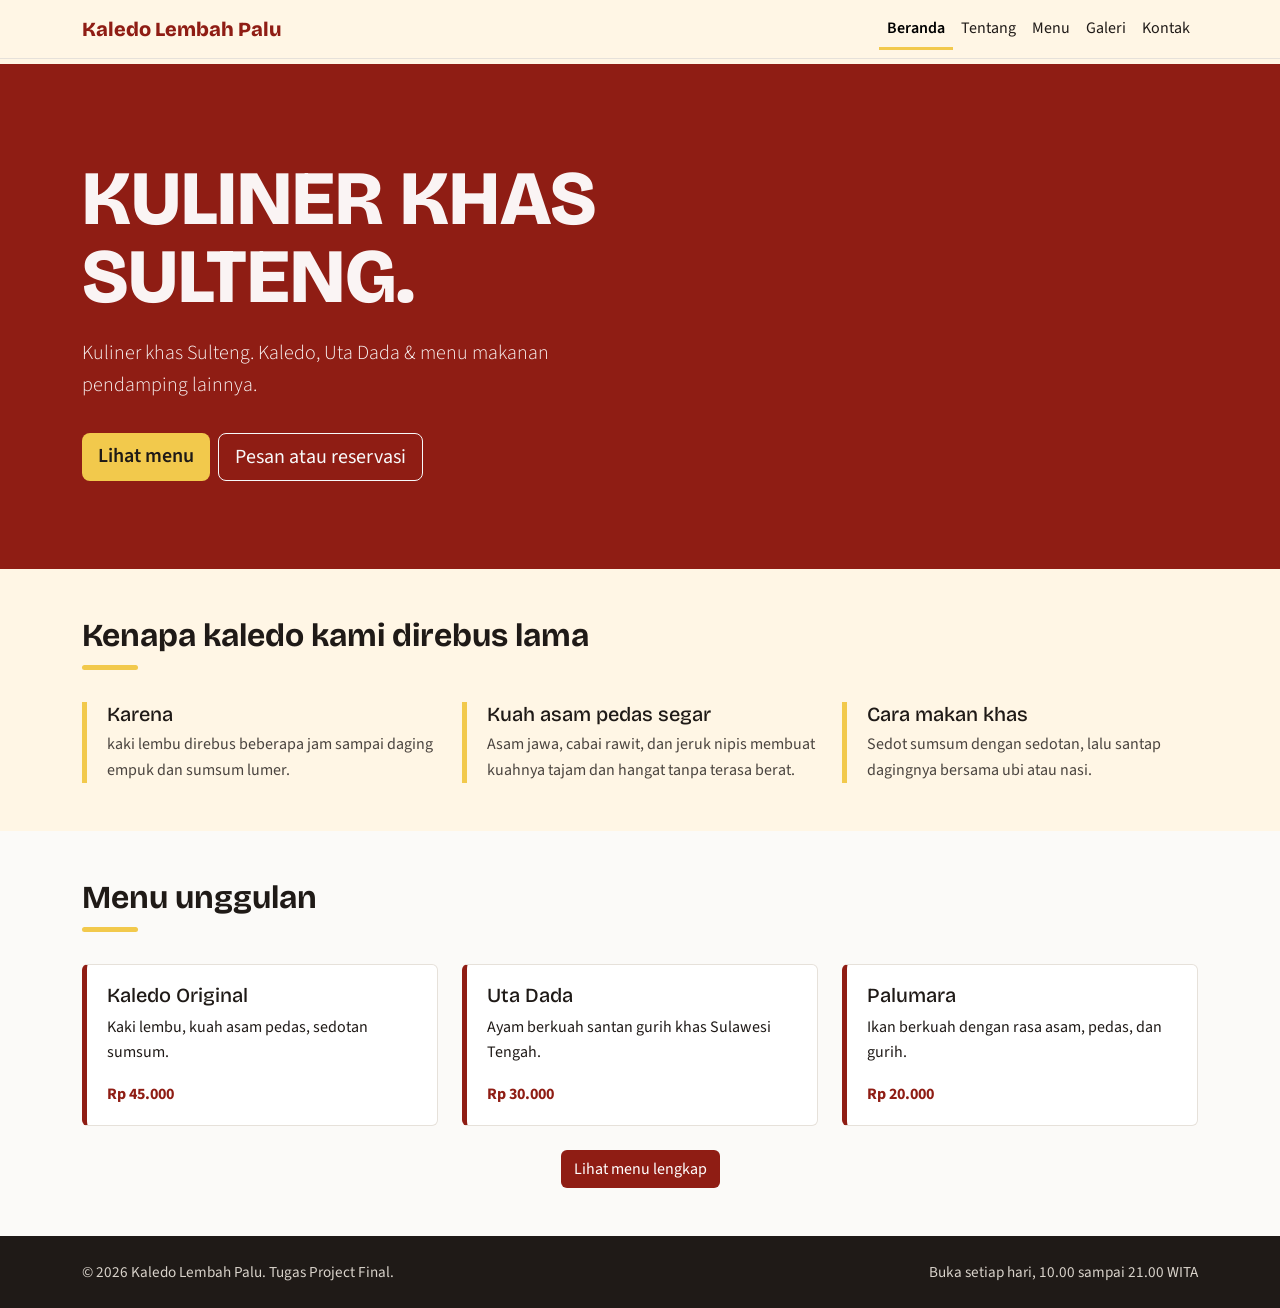
<file: index.html>
<!DOCTYPE html>
<html lang="id">
<head>
  <meta charset="UTF-8">
  <meta name="viewport" content="width=device-width, initial-scale=1">
  <title>Beranda | Kaledo Lembah Palu</title>
  <link href="https://cdn.jsdelivr.net/npm/bootstrap@5.3.3/dist/css/bootstrap.min.css" rel="stylesheet">
  <link href="https://fonts.googleapis.com/css2?family=Bricolage+Grotesque:wght@500;700;800&family=Source+Sans+3:wght@400;600&display=swap" rel="stylesheet">
  <link href="css/style.css" rel="stylesheet">
</head>
<body>

  <!-- Navbar -->
  <nav class="navbar navbar-expand-md fixed-top" id="nav">
    <div class="container">
      <a class="navbar-brand" href="index.html">Kaledo Lembah Palu</a>
      <button class="navbar-toggler" type="button" data-bs-toggle="collapse" data-bs-target="#menuNav" aria-label="Buka menu">
        <span class="navbar-toggler-icon"></span>
      </button>
      <div class="collapse navbar-collapse" id="menuNav">
        <ul class="navbar-nav ms-auto">
          <li class="nav-item"><a class="nav-link active" href="index.html">Beranda</a></li>
          <li class="nav-item"><a class="nav-link" href="tentang.html">Tentang</a></li>
          <li class="nav-item"><a class="nav-link" href="menu.html">Menu</a></li>
          <li class="nav-item"><a class="nav-link" href="galeri.html">Galeri</a></li>
          <li class="nav-item"><a class="nav-link" href="kontak.html">Kontak</a></li>
        </ul>
      </div>
    </div>
  </nav>

  <main>

    <!-- Hero -->
    <section class="hero">
      <div class="container">
        <h1>KULINER KHAS SULTENG.</h1>
        <p class="lead">Kuliner khas Sulteng. Kaledo, Uta Dada &amp; menu makanan pendamping lainnya.</p>
        <div class="d-flex flex-wrap gap-2">
          <a class="btn btn-marrow btn-lg" href="menu.html">Lihat menu</a>
          <a class="btn btn-outline-light btn-lg" href="kontak.html">Pesan atau reservasi</a>
        </div>
      </div>
    </section>

    <!-- Kenapa kaledo kami -->
    <section class="py-5">
      <div class="container">
        <h2 class="judul-bagian">Kenapa kaledo kami direbus lama</h2>
        <div class="row g-4">

          <div class="col-md-4">
            <div class="fitur">
              <h3 class="h5">Karena</h3>
              <p>kaki lembu direbus beberapa jam sampai daging empuk dan sumsum lumer.</p>
            </div>
          </div>

          <div class="col-md-4">
            <div class="fitur">
              <h3 class="h5">Kuah asam pedas segar</h3>
              <p>Asam jawa, cabai rawit, dan jeruk nipis membuat kuahnya tajam dan hangat tanpa terasa berat.</p>
            </div>
          </div>

          <div class="col-md-4">
            <div class="fitur">
              <h3 class="h5">Cara makan khas</h3>
              <p>Sedot sumsum dengan sedotan, lalu santap dagingnya bersama ubi atau nasi.</p>
            </div>
          </div>

        </div>
      </div>
    </section>

    <!-- Menu unggulan -->
    <section class="py-5 band">
      <div class="container">
        <h2 class="judul-bagian">Menu unggulan</h2>
        <div class="row g-4">

          <div class="col-md-4">
            <div class="dish h-100">
              <h3 class="h5">Kaledo Original</h3>
              <p>Kaki lembu, kuah asam pedas, sedotan sumsum.</p>
              <strong>Rp 45.000</strong>
            </div>
          </div>

          <div class="col-md-4">
            <div class="dish h-100">
              <h3 class="h5">Uta Dada</h3>
              <p>Ayam berkuah santan gurih khas Sulawesi Tengah.</p>
              <strong>Rp 30.000</strong>
            </div>
          </div>

          <div class="col-md-4">
            <div class="dish h-100">
              <h3 class="h5">Palumara</h3>
              <p>Ikan berkuah dengan rasa asam, pedas, dan gurih.</p>
              <strong>Rp 20.000</strong>
            </div>
          </div>

        </div>
        <div class="text-center mt-4">
          <a class="btn btn-brand" href="menu.html">Lihat menu lengkap</a>
        </div>
      </div>
    </section>

  </main>

  <!-- Footer -->
  <footer class="site-footer">
    <div class="container d-flex flex-column flex-md-row justify-content-between gap-2">
      <span>&copy; <span id="year"></span> Kaledo Lembah Palu. Tugas Project Final.</span>
      <span>Buka setiap hari, 10.00 sampai 21.00 WITA</span>
    </div>
  </footer>

  <script src="https://cdn.jsdelivr.net/npm/bootstrap@5.3.3/dist/js/bootstrap.bundle.min.js"></script>
  <script src="js/script.js"></script>
</body>
</html>
</file>
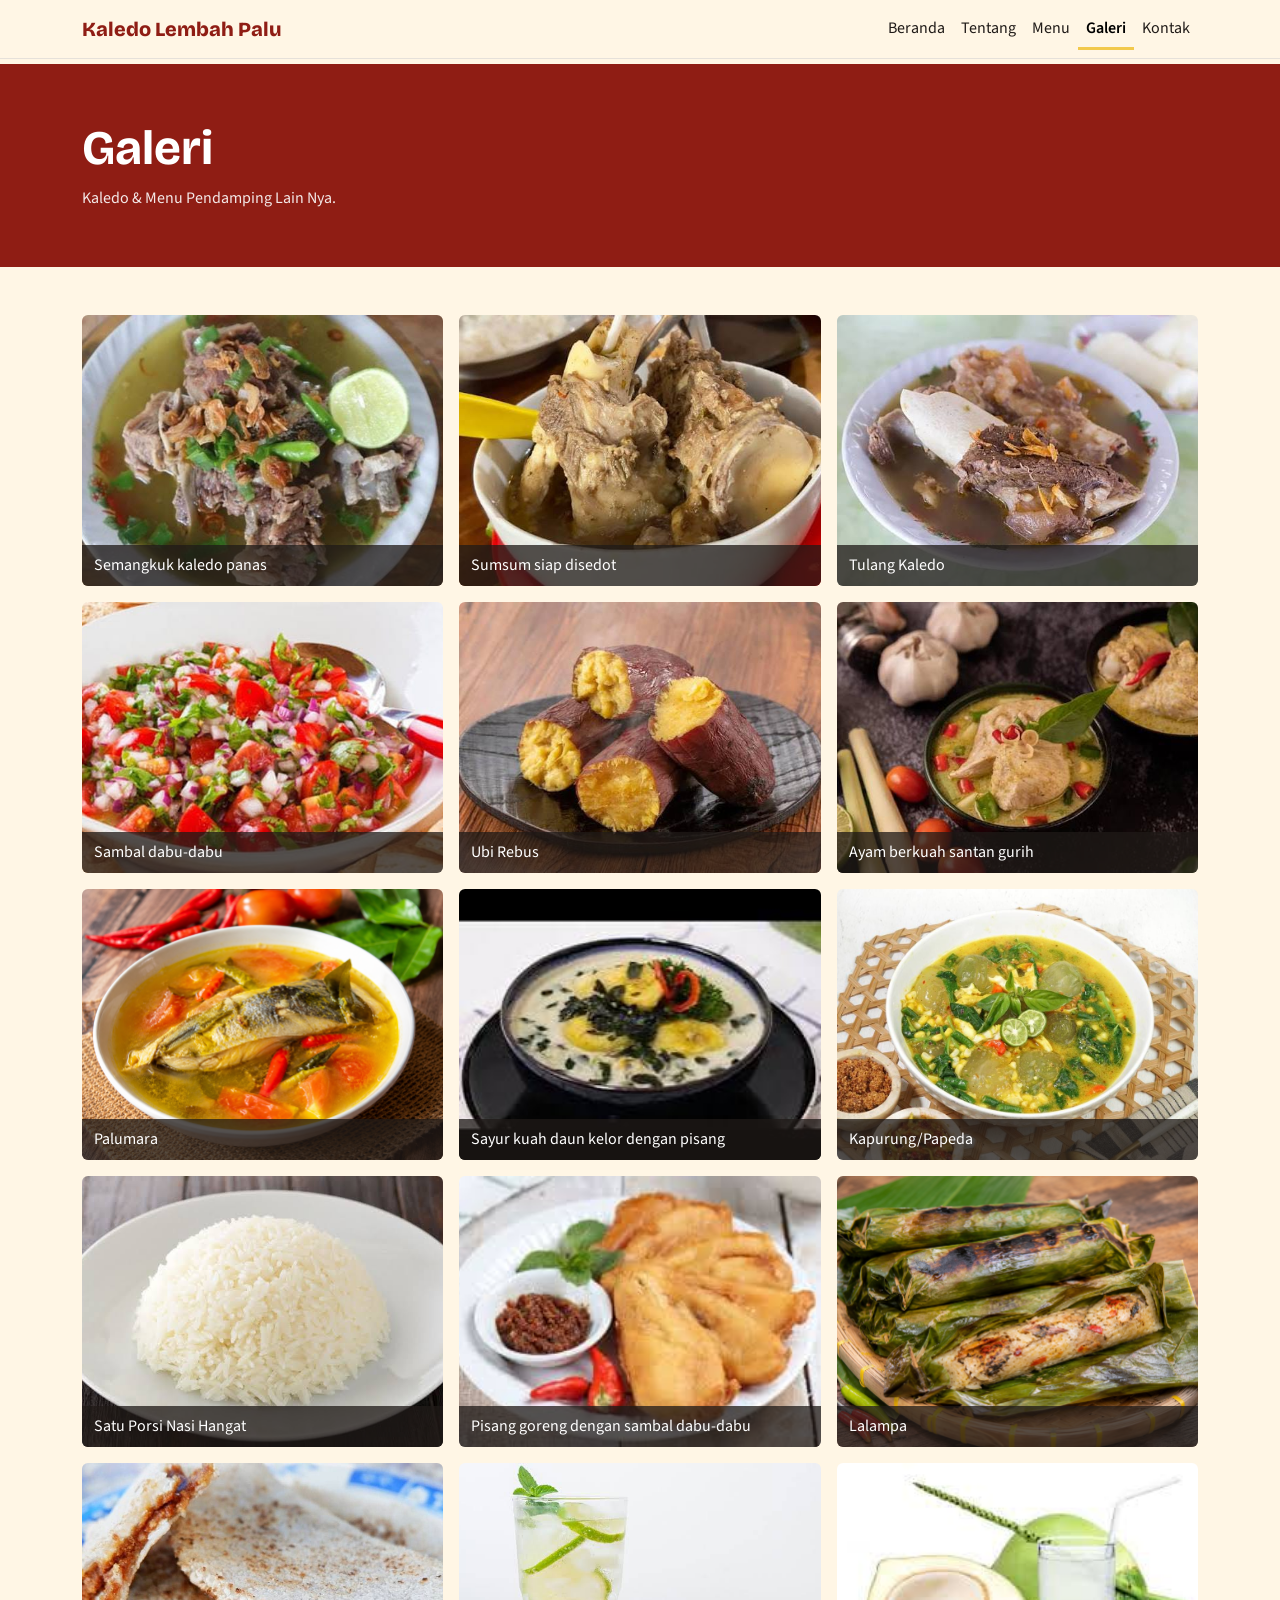
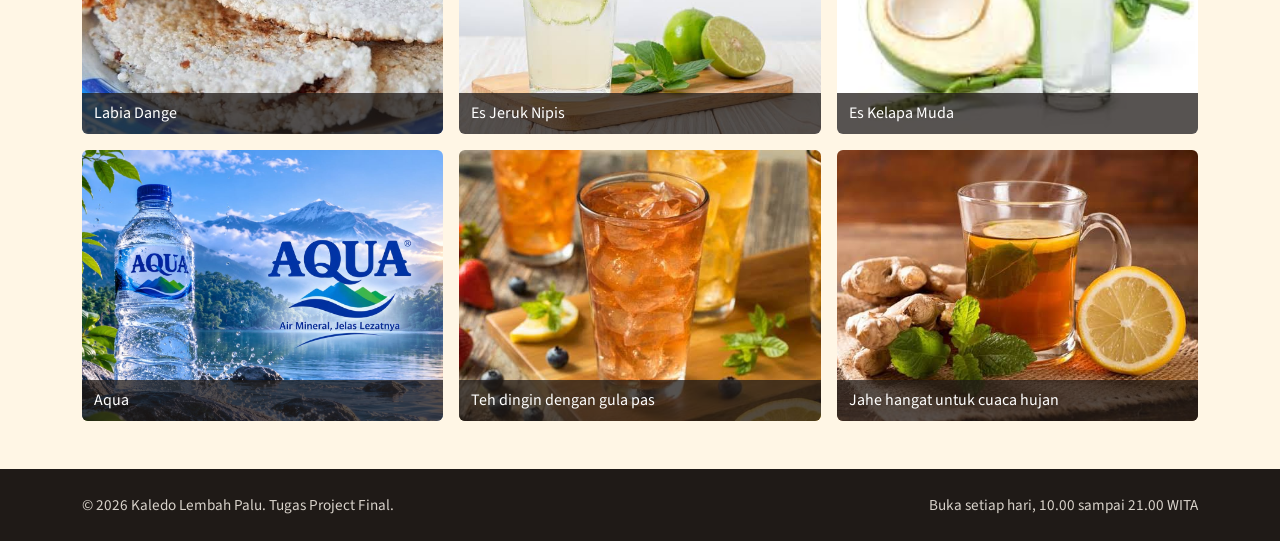
<file: galeri.html>
<!DOCTYPE html>
<html lang="id">
<head>
  <meta charset="UTF-8">
  <meta name="viewport" content="width=device-width, initial-scale=1">
  <title>Galeri | Kaledo Lembah Palu</title>
  <link href="https://cdn.jsdelivr.net/npm/bootstrap@5.3.3/dist/css/bootstrap.min.css" rel="stylesheet">
  <link href="https://fonts.googleapis.com/css2?family=Bricolage+Grotesque:wght@500;700;800&family=Source+Sans+3:wght@400;600&display=swap" rel="stylesheet">
  <link href="css/style.css" rel="stylesheet">
</head>
<body>

  <!-- Navbar (sama seperti index.html) -->
  <nav class="navbar navbar-expand-md fixed-top" id="nav">
    <div class="container">
      <a class="navbar-brand" href="index.html">Kaledo Lembah Palu</a>
      <button class="navbar-toggler" type="button" data-bs-toggle="collapse" data-bs-target="#menuNav" aria-label="Buka menu">
        <span class="navbar-toggler-icon"></span>
      </button>
      <div class="collapse navbar-collapse" id="menuNav">
        <ul class="navbar-nav ms-auto">
          <li class="nav-item"><a class="nav-link" href="index.html">Beranda</a></li>
          <li class="nav-item"><a class="nav-link" href="tentang.html">Tentang</a></li>
          <li class="nav-item"><a class="nav-link" href="menu.html">Menu</a></li>
          <li class="nav-item"><a class="nav-link active" href="galeri.html">Galeri</a></li>
          <li class="nav-item"><a class="nav-link" href="kontak.html">Kontak</a></li>
        </ul>
      </div>
    </div>
  </nav>

  <main>

    <!-- Judul halaman -->
    <header class="page-head">
      <div class="container">
        <h1>Galeri</h1>
        <p>Kaledo &amp; Menu Pendamping Lain Nya.</p>
      </div>
    </header>

    <!-- Foto-foto galeri -->
    <section class="py-5">
      <div class="container">
        <div class="row g-3">


          <div class="col-6 col-md-4">
    <button type="button" class="tile" data-bs-toggle="modal" data-bs-target="#foto">
      <img src="img/kaledo.jpeg" alt="Semangkuk kaledo panas">
      <span>Semangkuk kaledo panas</span>
      </button>
    </div>

<div class="col-6 col-md-4">
  <button type="button" class="tile" data-bs-toggle="modal" data-bs-target="#foto">
    <img src="img/tulang sumsum.jpeg" alt="Sumsum siap disedot">
    <span>Sumsum siap disedot</span>
  </button>
</div>

<div class="col-6 col-md-4">
  <button type="button" class="tile" data-bs-toggle="modal" data-bs-target="#foto">
    <img src="img/tulang kaledo.jpeg" alt="Tulang Kaledo">
    <span>Tulang Kaledo</span>
  </button>
</div>

<div class="col-6 col-md-4">
  <button type="button" class="tile" data-bs-toggle="modal" data-bs-target="#foto">
    <img src="img/dabu dabu mentah.jpeg" alt="Sambal dabu-dabu">
    <span>Sambal dabu-dabu</span>
  </button>
</div>

<div class="col-6 col-md-4">
  <button type="button" class="tile" data-bs-toggle="modal" data-bs-target="#foto">
    <img src="img/ubi rebus.jpeg" alt="Ubi Rebus">
    <span>Ubi Rebus</span>
  </button>
</div>

<div class="col-6 col-md-4">
  <button type="button" class="tile" data-bs-toggle="modal" data-bs-target="#foto">
    <img src="img/uta dada.jpeg" alt="Ayam berkuah santan gurih">
    <span>Ayam berkuah santan gurih</span>
  </button>
</div>

<div class="col-6 col-md-4">
  <button type="button" class="tile" data-bs-toggle="modal" data-bs-target="#foto">
    <img src="img/palumara.png" alt="palumara">
    <span>Palumara</span>
  </button>
</div>

<div class="col-6 col-md-4">
  <button type="button" class="tile" data-bs-toggle="modal" data-bs-target="#foto">
    <img src="img/sayur dgn pisang.jpeg" alt="Uta Kelo">
    <span>Sayur kuah daun kelor dengan pisang</span>
  </button>
</div>

<div class="col-6 col-md-4">
  <button type="button" class="tile" data-bs-toggle="modal" data-bs-target="#foto">
    <img src="img/kapurung.jpeg" alt="Kapurung">
    <span>Kapurung/Papeda</span>
  </button>
</div>

<div class="col-6 col-md-4">
  <button type="button" class="tile" data-bs-toggle="modal" data-bs-target="#foto">
    <img src="img/nasi putih.jpeg" alt="Nasi putih">
    <span>Satu Porsi Nasi Hangat</span>
  </button>
</div>

<div class="col-6 col-md-4">
  <button type="button" class="tile" data-bs-toggle="modal" data-bs-target="#foto">
    <img src="img/pisang goreng sambal.jpeg" alt="Pisang Goreng">
    <span>Pisang goreng dengan sambal dabu-dabu</span>
  </button>
</div>

<div class="col-6 col-md-4">
  <button type="button" class="tile" data-bs-toggle="modal" data-bs-target="#foto">
    <img src="img/lalampa.png" alt="Lalampa">
    <span>Lalampa</span>
  </button>
</div>

<div class="col-6 col-md-4">
  <button type="button" class="tile" data-bs-toggle="modal" data-bs-target="#foto">
    <img src="img/labia dange.jpeg" alt="Labia Dange">
    <span>Labia Dange</span>
  </button>
</div>

<div class="col-6 col-md-4">
  <button type="button" class="tile" data-bs-toggle="modal" data-bs-target="#foto">
    <img src="img/es jeruk nipis.jpeg" alt="Es Jeruk Nipis">
    <span> Es Jeruk Nipis</span>
  </button>
</div>

<div class="col-6 col-md-4">
  <button type="button" class="tile" data-bs-toggle="modal" data-bs-target="#foto">
    <img src="img/es kelapa muda.jpeg" alt="Es Kelapa Muda">
    <span>Es Kelapa Muda</span>
  </button>
</div>

<div class="col-6 col-md-4">
  <button type="button" class="tile" data-bs-toggle="modal" data-bs-target="#foto">
    <img src="img/aqua.jpeg" alt="Aqua">
    <span>Aqua</span>
  </button> 
</div>


<div class="col-6 col-md-4">
  <button type="button" class="tile" data-bs-toggle="modal" data-bs-target="#foto">
    <img src="img/es teh manis.jpeg" alt="Es Teh Manis">
    <span>Teh dingin dengan gula pas</span>
  </button>
</div>

<div class="col-6 col-md-4">
  <button type="button" class="tile" data-bs-toggle="modal" data-bs-target="#foto">
    <img src="img/wedang jahe.jpeg" alt="Wedang Jahe">
    <span>Jahe hangat untuk cuaca hujan</span>
  </button>
</div>
        </div>
      </div>
    </section>

    <!-- Jendela pop-up untuk foto besar -->
    <div class="modal fade" id="foto" tabindex="-1" aria-labelledby="fotoJudul" aria-hidden="true">
      <div class="modal-dialog modal-dialog-centered modal-lg">
        <div class="modal-content">
          <div class="modal-header">
            <h2 class="modal-title h5" id="fotoJudul"></h2>
            <button type="button" class="btn-close" data-bs-dismiss="modal" aria-label="Tutup"></button>
          </div>
          <div class="modal-body">
            <img id="fotoBesar" class="img-fluid w-100" alt="">
          </div>
        </div>
      </div>
    </div>

  </main>

  <!-- Footer (sama seperti index.html) -->
  <footer class="site-footer">
    <div class="container d-flex flex-column flex-md-row justify-content-between gap-2">
      <span>&copy; <span id="year"></span> Kaledo Lembah Palu. Tugas Project Final.</span>
      <span>Buka setiap hari, 10.00 sampai 21.00 WITA</span>
    </div>
  </footer>

  <script src="https://cdn.jsdelivr.net/npm/bootstrap@5.3.3/dist/js/bootstrap.bundle.min.js"></script>
  <script src="js/script.js"></script>
</body>
</html>
</file>
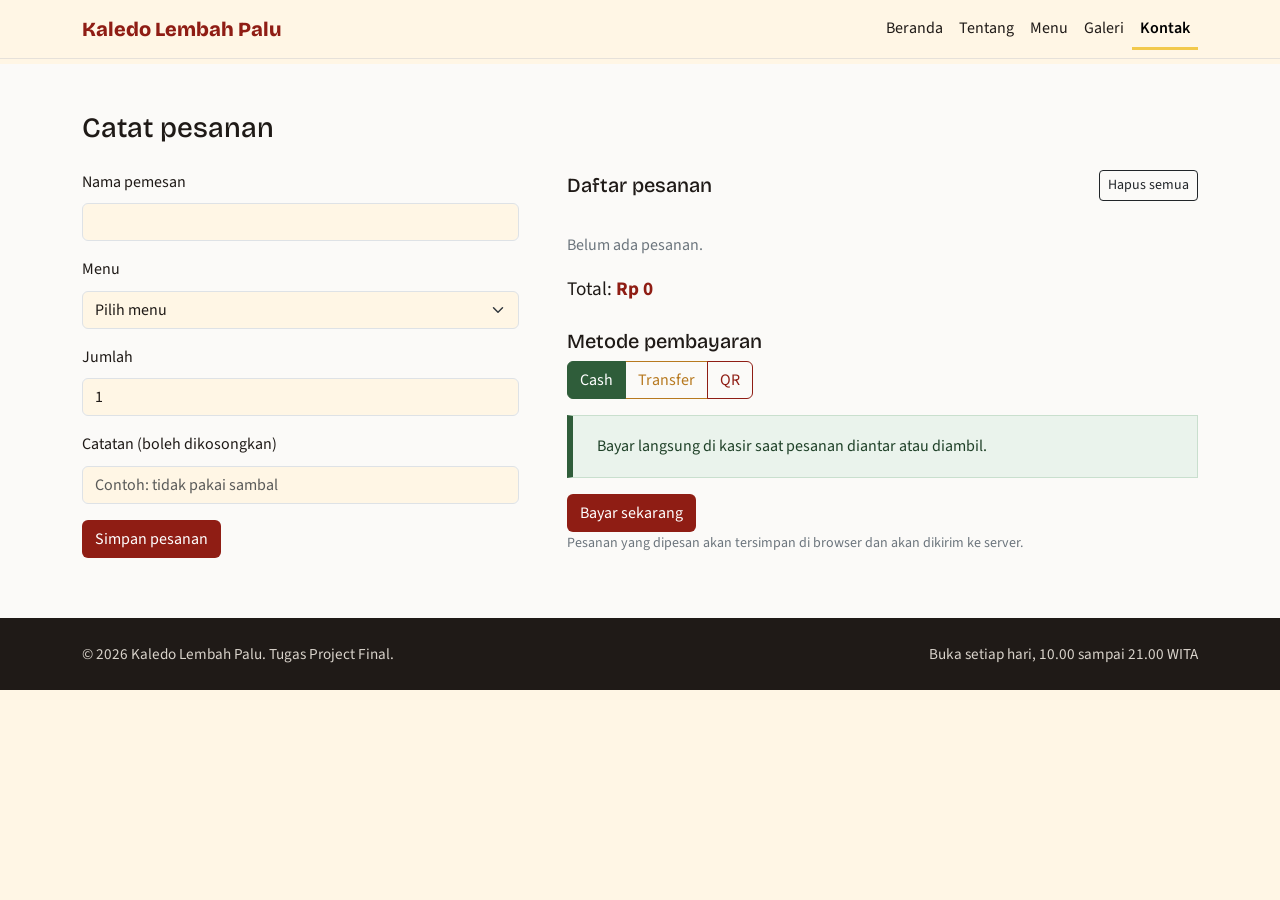
<file: kontak.html>
<!DOCTYPE html>
<html lang="id">
<head>
<meta charset="UTF-8">
<meta name="viewport" content="width=device-width, initial-scale=1">
<title>Kontak | Kaledo Lembah Palu</title>
<meta name="description" content="Kaledo Lembah Palu: kaledo khas Sulawesi Tengah, sup kaki lembu berkuah asam pedas dengan sumsum yang disedot.">
<link href="https://cdn.jsdelivr.net/npm/bootstrap@5.3.3/dist/css/bootstrap.min.css" rel="stylesheet">
<link href="https://fonts.googleapis.com/css2?family=Bricolage+Grotesque:wght@500;700;800&family=Source+Sans+3:wght@400;600&display=swap" rel="stylesheet">
<link href="css/style.css" rel="stylesheet">
</head>
<body>
<nav class="navbar navbar-expand-md fixed-top" id="nav">
<div class="container">
<a class="navbar-brand" href="index.html">Kaledo Lembah Palu</a>
<button class="navbar-toggler" type="button" data-bs-toggle="collapse" data-bs-target="#menuNav" aria-controls="menuNav" aria-expanded="false" aria-label="Buka menu navigasi"><span class="navbar-toggler-icon"></span></button>
<div class="collapse navbar-collapse" id="menuNav"><ul class="navbar-nav ms-auto"><li class="nav-item"><a class="nav-link" href="index.html">Beranda</a></li><li class="nav-item"><a class="nav-link" href="tentang.html">Tentang</a></li><li class="nav-item"><a class="nav-link" href="menu.html">Menu</a></li><li class="nav-item"><a class="nav-link" href="galeri.html">Galeri</a></li><li class="nav-item"><a class="nav-link active" href="kontak.html" aria-current="page">Kontak</a></li></ul></div>
</div>
</nav>
<main>
</div></div></div></section>  <!-- Catat pesanan -->
<section class="py-5 band">
  <div class="container">
    <h2 class="h3 mb-4">Catat pesanan</h2>
    <div class="row g-5">

      <!-- Form pesanan -->
      <div class="col-lg-5">
        <form id="formPesanan" class="needs-validation" novalidate>
          <div class="mb-3">
            <label class="form-label" for="pNama">Nama pemesan</label>
            <input class="form-control" id="pNama" required minlength="3">
            <div class="invalid-feedback">Isi nama minimal 3 huruf.</div>
          </div>

          <div class="mb-3">
            <label class="form-label" for="pMenu">Menu</label>
            <select class="form-select" id="pMenu" required>
              <option value="">Pilih menu</option>
              <option data-harga="45000">Kaledo Original</option>
              <option data-harga="75000">Kaledo Porsi Besar</option>
              <option data-harga="30000">Uta Dada</option>
              <option data-harga="28000">Uta Kelo</option>
              <option data-harga="35000">Palumara</option>
              <option data-harga="8000">Ubi Rebus</option>
              <option data-harga="6000">Nasi Putih</option>
              <option data-harga="15000">Pisang Goreng</option>
              <option data-harga="10000">Es Jeruk Nipis</option>
              <option data-harga="10000">Wedang Jahe</option>
              <option data-harga="6000">Es Teh Manis</option>
              <option data-harga="12000">Es Kelapa Muda</option>
              <option data-harga="4000">Teh Tawar Hangat</option>
            </select>
            <div class="invalid-feedback">Pilih salah satu menu.</div>
          </div>

          <div class="mb-3">
            <label class="form-label" for="pJumlah">Jumlah</label>
            <input type="number" class="form-control" id="pJumlah" value="1" min="1" max="50" required>
            <div class="invalid-feedback">Isi jumlah antara 1 sampai 50.</div>
          </div>

          <div class="mb-3">
            <label class="form-label" for="pCatatan">Catatan (boleh dikosongkan)</label>
            <input class="form-control" id="pCatatan" placeholder="Contoh: tidak pakai sambal">
          </div>

          <button class="btn btn-brand" type="submit">Simpan pesanan</button>
        </form>
      </div>

      <!-- Daftar pesanan -->
      <div class="col-lg-7">
        <div class="d-flex justify-content-between align-items-center mb-3">
          <h3 class="h5 mb-0">Daftar pesanan</h3>
          <button type="button" class="btn btn-outline-dark btn-sm" id="hapusSemua">Hapus semua</button>
        </div>

        <ul class="list-group mb-3" id="daftarPesanan"></ul>
        <p id="kosong" class="text-secondary">Belum ada pesanan.</p>
        <p class="total">Total: <strong id="totalPesanan">Rp 0</strong></p>

        <!-- Pembayaran -->
<h3 class="h5 mt-4">Metode pembayaran</h3>

<div class="btn-group flex-wrap mb-3" id="metodeBayar" role="group" aria-label="Pilih metode pembayaran">
  <input type="radio" class="btn-check" name="metode" id="mCash" value="Cash" checked>
  <label class="btn btn-outline-dark" for="mCash">Cash</label>

  <input type="radio" class="btn-check" name="metode" id="mTf" value="Transfer">
  <label class="btn btn-outline-dark" for="mTf">Transfer</label>

  <input type="radio" class="btn-check" name="metode" id="mQr" value="QR">
  <label class="btn btn-outline-dark" for="mQr">QR</label>
</div>

<div class="info-bayar" id="infoCash">
  Bayar langsung di kasir saat pesanan diantar atau diambil.
</div>

<div class="info-bayar d-none" id="infoTf">
  <strong>Bank BRI</strong><br>
  No. rekening: 53427842341<br>
  Atas nama: Desi Mumek
</div>

<div class="info-bayar d-none" id="infoQr">
  <p class="mb-2">Scan kode QR berikut:</p>
  <img src="img/qris.svg" alt="Kode QR pembayaran"
       onerror="this.replaceWith(document.createTextNode('Gambar QR belum ditambahkan (img/qris.svg).'))">
</div>

<button type="button" class="btn btn-brand mt-3" id="bayar">Bayar sekarang</button>
<div id="strukBayar" class="alert d-none mt-3" role="alert"></div>
        <p class="small text-secondary">Pesanan yang dipesan akan tersimpan di browser dan akan dikirim ke server.</p>
      </div>


 <!-- Jendela pembayaran berhasil -->
<div class="modal fade" id="modalBerhasil" tabindex="-1" aria-labelledby="judulBerhasil" aria-hidden="true">
  <div class="modal-dialog modal-dialog-centered">
    <div class="modal-content">
      <div class="modal-body p-4 text-center">
        <div class="centang">&#10003;</div>
        <h2 class="h4" id="judulBerhasil">Pembayaran berhasil</h2>
        <p class="small text-secondary">Pesanan anda sedang diproses.</p>

        <dl class="struk text-start">
          <dt>No. pesanan</dt><dd id="sNo"></dd>
          <dt>Waktu</dt><dd id="sWaktu"></dd>
          <dt>Atas nama</dt><dd id="sNama"></dd>
          <dt>Metode</dt><dd id="sMetode"></dd>
        </dl>

        <ul class="list-unstyled text-start struk-item" id="sItem"></ul>
        <p class="total text-end">Total: <strong id="sTotal"></strong></p>

        <button type="button" class="btn btn-brand" data-bs-dismiss="modal">Selesai</button>
      </div>
    </div>
  </div>
</div>


    </div>
  </div>
</section>
</main>
<footer class="site-footer">
<div class="container d-flex flex-column flex-md-row justify-content-between gap-2">
<span>&copy; <span id="year"></span> Kaledo Lembah Palu. Tugas Project Final.</span>
<span>Buka setiap hari, 10.00 sampai 21.00 WITA</span>
</div>
</footer>
<script src="https://cdn.jsdelivr.net/npm/bootstrap@5.3.3/dist/js/bootstrap.bundle.min.js"></script>
<script src="js/script.js"></script>
</body>
</html>
</file>
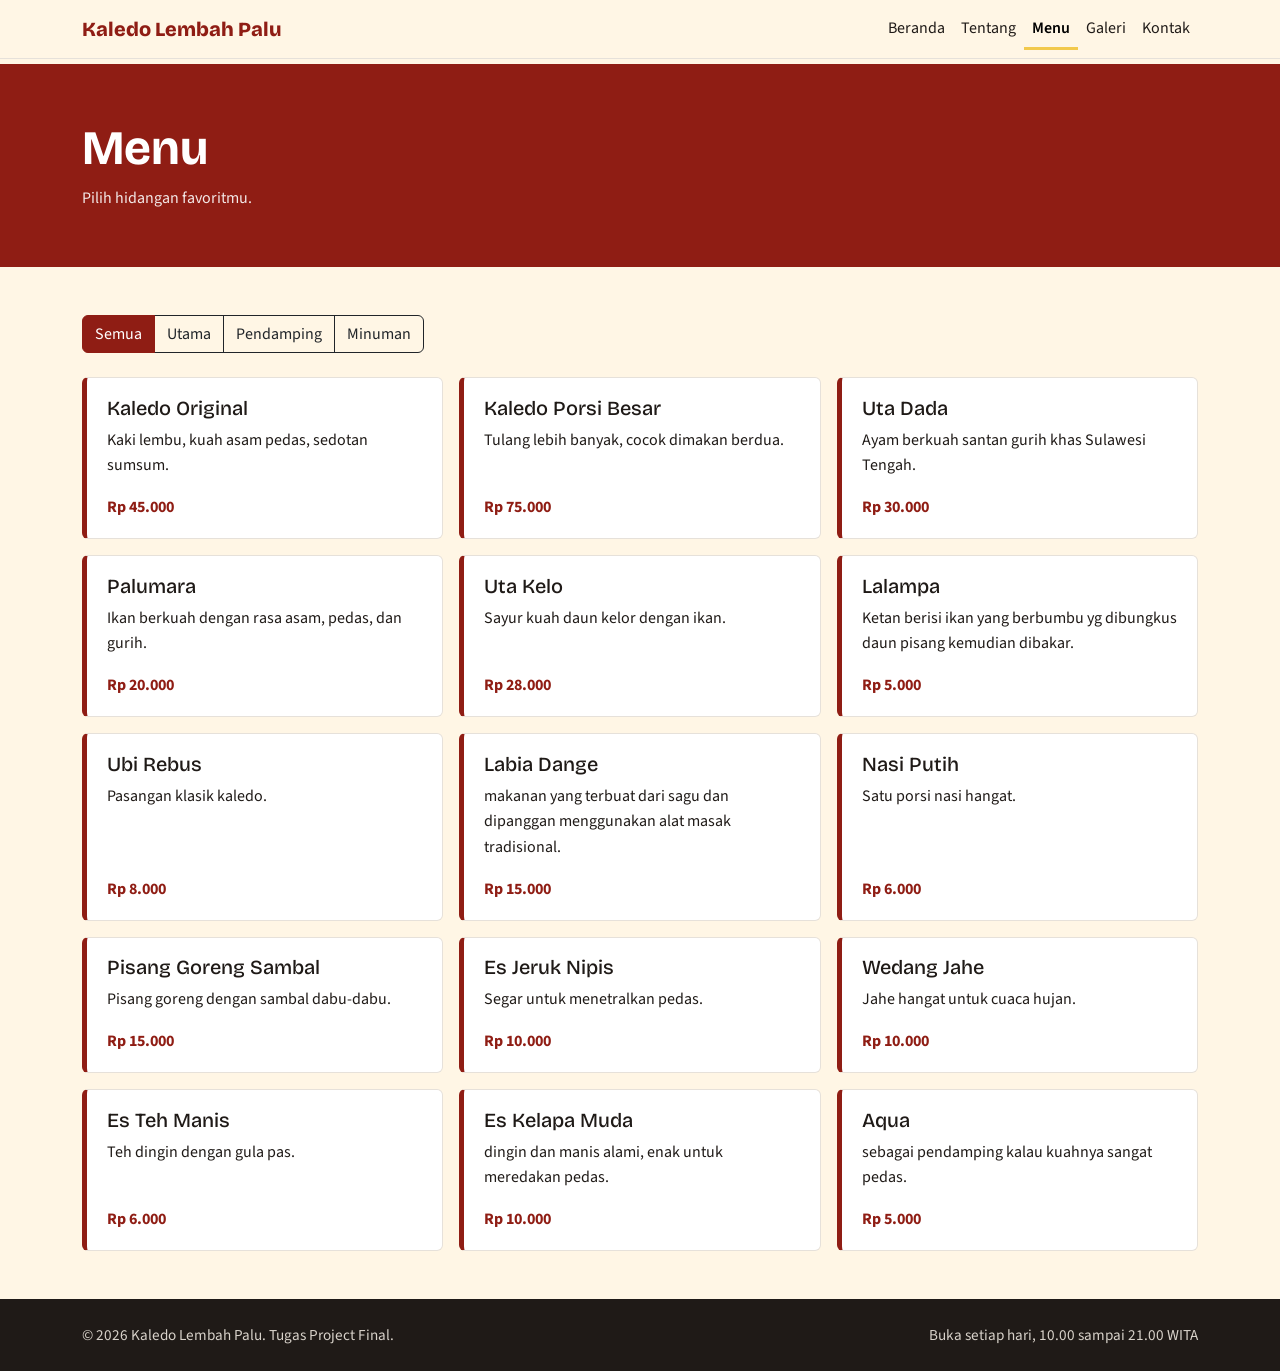
<file: menu.html>
<!DOCTYPE html>
<html lang="id">
<head>
  <meta charset="UTF-8">
  <meta name="viewport" content="width=device-width, initial-scale=1">
  <title>Menu | Kaledo Lembah Palu</title>
  <link href="https://cdn.jsdelivr.net/npm/bootstrap@5.3.3/dist/css/bootstrap.min.css" rel="stylesheet">
  <link href="https://fonts.googleapis.com/css2?family=Bricolage+Grotesque:wght@500;700;800&family=Source+Sans+3:wght@400;600&display=swap" rel="stylesheet">
  <link href="css/style.css" rel="stylesheet">
</head>
<body>

  <!-- Navbar -->
  <nav class="navbar navbar-expand-md fixed-top" id="nav">
    <div class="container">
      <a class="navbar-brand" href="index.html">Kaledo Lembah Palu</a>
      <button class="navbar-toggler" type="button" data-bs-toggle="collapse" data-bs-target="#menuNav" aria-label="Buka menu">
        <span class="navbar-toggler-icon"></span>
      </button>
      <div class="collapse navbar-collapse" id="menuNav">
        <ul class="navbar-nav ms-auto">
          <li class="nav-item"><a class="nav-link" href="index.html">Beranda</a></li>
          <li class="nav-item"><a class="nav-link" href="tentang.html">Tentang</a></li>
          <li class="nav-item"><a class="nav-link active" href="menu.html">Menu</a></li>
          <li class="nav-item"><a class="nav-link" href="galeri.html">Galeri</a></li>
          <li class="nav-item"><a class="nav-link" href="kontak.html">Kontak</a></li>
        </ul>
      </div>
    </div>
  </nav>

  <main>
    <!-- Judul halaman -->
    <header class="page-head">
      <div class="container">
        <h1>Menu</h1>
        <p>Pilih hidangan favoritmu.</p>
      </div>
    </header>

    <section class="py-5">
      <div class="container">
        <!-- Tombol filter -->
        <div class="btn-group mb-4 flex-wrap" id="filter">
          <button type="button" class="btn btn-outline-dark active" data-filter="semua">Semua</button>
          <button type="button" class="btn btn-outline-dark" data-filter="utama">Utama</button>
          <button type="button" class="btn btn-outline-dark" data-filter="pendamping">Pendamping</button>
          <button type="button" class="btn btn-outline-dark" data-filter="minuman">Minuman</button>
        </div>

        <!-- Daftar menu -->
        <div class="row g-3" id="menuList">

          <div class="col-sm-6 col-lg-4 item" data-cat="utama">
            <div class="dish h-100">
              <h3 class="h5">Kaledo Original</h3>
              <p>Kaki lembu, kuah asam pedas, sedotan sumsum.</p>
              <strong>Rp 45.000</strong>
            </div>
          </div>

          <div class="col-sm-6 col-lg-4 item" data-cat="utama">
            <div class="dish h-100">
              <h3 class="h5">Kaledo Porsi Besar</h3>
              <p>Tulang lebih banyak, cocok dimakan berdua.</p>
              <strong>Rp 75.000</strong>
            </div>
          </div>

          <div class="col-sm-6 col-lg-4 item" data-cat="utama">
            <div class="dish h-100">
              <h3 class="h5">Uta Dada</h3>
              <p>Ayam berkuah santan gurih khas Sulawesi Tengah.</p>
              <strong>Rp 30.000</strong>
            </div>
          </div>

          <div class="col-sm-6 col-lg-4 item" data-cat="pendamping">
            <div class="dish h-100">
              <h3 class="h5">Palumara</h3>
              <p>Ikan berkuah dengan rasa asam, pedas, dan gurih.</p>
              <strong>Rp 20.000</strong>
            </div>
          </div>

          <div class="col-sm-6 col-lg-4 item" data-cat="utama">
            <div class="dish h-100">
              <h3 class="h5">Uta Kelo</h3>
              <p>Sayur kuah daun kelor dengan ikan.</p>
              <strong>Rp 28.000</strong>
            </div>
          </div>

          <div class="col-sm-6 col-lg-4 item" data-cat="utama">
            <div class="dish h-100">
              <h3 class="h5">Lalampa</h3>
              <p>Ketan berisi ikan yang berbumbu yg dibungkus daun pisang kemudian dibakar.</p>
              <strong>Rp 5.000</strong>
            </div>
          </div>
          
          <div class="col-sm-6 col-lg-4 item" data-cat="pendamping">
            <div class="dish h-100">
              <h3 class="h5">Ubi Rebus</h3>
              <p>Pasangan klasik kaledo.</p>
              <strong>Rp 8.000</strong>
            </div>
          </div>

          <div class="col-sm-6 col-lg-4 item" data-cat="utama">
            <div class="dish h-100">
              <h3 class="h5">Labia Dange</h3>
              <p>makanan yang terbuat dari sagu dan dipanggan menggunakan alat masak tradisional.</p>
              <strong>Rp 15.000</strong>
            </div>
          </div>

          <div class="col-sm-6 col-lg-4 item" data-cat="pendamping">
            <div class="dish h-100">
              <h3 class="h5">Nasi Putih</h3>
              <p>Satu porsi nasi hangat.</p>
              <strong>Rp 6.000</strong>
            </div>
          </div>

          <div class="col-sm-6 col-lg-4 item" data-cat="pendamping">
            <div class="dish h-100">
              <h3 class="h5">Pisang Goreng Sambal</h3>
              <p>Pisang goreng dengan sambal dabu-dabu.</p>
              <strong>Rp 15.000</strong>
            </div>
          </div>

          <div class="col-sm-6 col-lg-4 item" data-cat="minuman">
            <div class="dish h-100">
              <h3 class="h5">Es Jeruk Nipis</h3>
              <p>Segar untuk menetralkan pedas.</p>
              <strong>Rp 10.000</strong>
            </div>
          </div>

          <div class="col-sm-6 col-lg-4 item" data-cat="minuman">
            <div class="dish h-100">
              <h3 class="h5">Wedang Jahe</h3>
              <p>Jahe hangat untuk cuaca hujan.</p>
              <strong>Rp 10.000</strong>
            </div>
          </div>

          <div class="col-sm-6 col-lg-4 item" data-cat="minuman">
            <div class="dish h-100">
              <h3 class="h5">Es Teh Manis</h3>
              <p>Teh dingin dengan gula pas.</p>
              <strong>Rp 6.000</strong>
            </div>
          </div>


          <div class="col-sm-6 col-lg-4 item" data-cat="minuman">
            <div class="dish h-100">
              <h3 class="h5">Es Kelapa Muda</h3>
              <p>dingin dan manis alami, enak untuk meredakan pedas.</p>
              <strong>Rp 10.000</strong>
            </div>
          </div>

          <div class="col-sm-6 col-lg-4 item" data-cat="minuman">
            <div class="dish h-100">
              <h3 class="h5">Aqua</h3>
              <p>sebagai pendamping kalau kuahnya sangat pedas.</p>
              <strong>Rp 5.000</strong>
            </div>
          </div>

        </div>
      </div>
    </section>
  </main>

  <!-- Footer -->
  <footer class="site-footer">
    <div class="container d-flex flex-column flex-md-row justify-content-between gap-2">
      <span>&copy; <span id="year"></span> Kaledo Lembah Palu. Tugas Project Final.</span>
      <span>Buka setiap hari, 10.00 sampai 21.00 WITA</span>
    </div>
  </footer>

  <script src="https://cdn.jsdelivr.net/npm/bootstrap@5.3.3/dist/js/bootstrap.bundle.min.js"></script>
  <script src="js/script.js"></script>
</body>
</html>
</file>
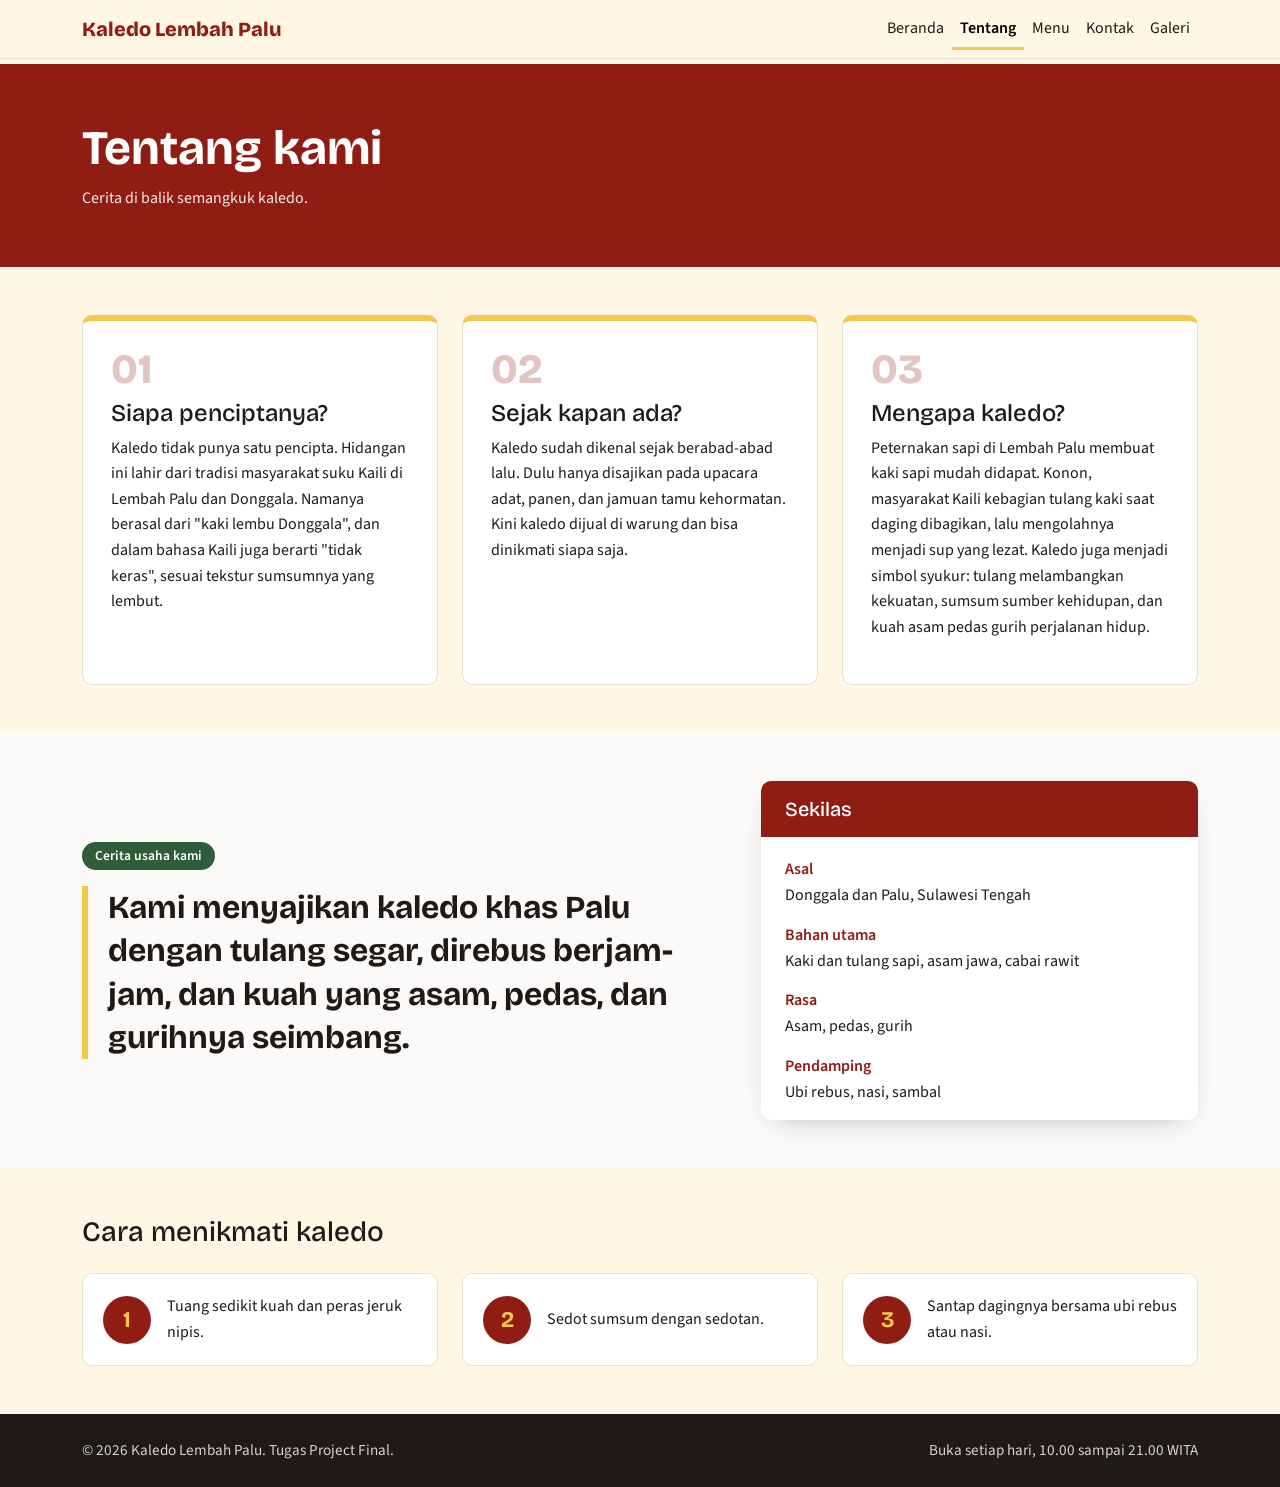
<file: tentang.html>
<!DOCTYPE html>
<html lang="id">
<head>
  <meta charset="UTF-8">
  <meta name="viewport" content="width=device-width, initial-scale=1">
  <title>Tentang | Kaledo Lembah Palu</title>
  <link href="https://cdn.jsdelivr.net/npm/bootstrap@5.3.3/dist/css/bootstrap.min.css" rel="stylesheet">
  <link href="https://fonts.googleapis.com/css2?family=Bricolage+Grotesque:wght@500;700;800&family=Source+Sans+3:wght@400;600&display=swap" rel="stylesheet">
  <link href="css/style.css" rel="stylesheet">
</head>
<body>

  <!-- Navbar -->
  <nav class="navbar navbar-expand-md fixed-top" id="nav">
    <div class="container">
      <a class="navbar-brand" href="index.html">Kaledo Lembah Palu</a>
      <button class="navbar-toggler" type="button" data-bs-toggle="collapse" data-bs-target="#menuNav" aria-label="Buka menu">
        <span class="navbar-toggler-icon"></span>
      </button>
      <div class="collapse navbar-collapse" id="menuNav">
        <ul class="navbar-nav ms-auto">
          <li class="nav-item"><a class="nav-link" href="index.html">Beranda</a></li>
          <li class="nav-item"><a class="nav-link active" href="tentang.html">Tentang</a></li>
          <li class="nav-item"><a class="nav-link" href="menu.html">Menu</a></li>
          <li class="nav-item"><a class="nav-link" href="kontak.html">Kontak</a></li>
          <li class="nav-item"><a class="nav-link" href="galeri.html">Galeri</a></li>
        </ul>
      </div>
    </div>
  </nav>

  <main>

    <!-- Judul halaman -->
    <header class="page-head">
      <div class="container">
        <h1>Tentang kami</h1>
        <p>Cerita di balik semangkuk kaledo.</p>
      </div>
    </header>

    <!-- Tiga kartu cerita kaledo -->
    <section class="py-5">
      <div class="container">
        <div class="row g-4">

          <div class="col-md-4">
            <div class="kartu h-100">
              <span class="nomor">01</span>
              <h2 class="h4">Siapa penciptanya?</h2>
              <p>Kaledo tidak punya satu pencipta. Hidangan ini lahir dari tradisi masyarakat suku Kaili di Lembah Palu dan Donggala. Namanya berasal dari "kaki lembu Donggala", dan dalam bahasa Kaili juga berarti "tidak keras", sesuai tekstur sumsumnya yang lembut.</p>
            </div>
          </div>

          <div class="col-md-4">
            <div class="kartu h-100">
              <span class="nomor">02</span>
              <h2 class="h4">Sejak kapan ada?</h2>
              <p>Kaledo sudah dikenal sejak berabad-abad lalu. Dulu hanya disajikan pada upacara adat, panen, dan jamuan tamu kehormatan. Kini kaledo dijual di warung dan bisa dinikmati siapa saja.</p>
            </div>
          </div>

          <div class="col-md-4">
            <div class="kartu h-100">
              <span class="nomor">03</span>
              <h2 class="h4">Mengapa kaledo?</h2>
              <p>Peternakan sapi di Lembah Palu membuat kaki sapi mudah didapat. Konon, masyarakat Kaili kebagian tulang kaki saat daging dibagikan, lalu mengolahnya menjadi sup yang lezat. Kaledo juga menjadi simbol syukur: tulang melambangkan kekuatan, sumsum sumber kehidupan, dan kuah asam pedas gurih perjalanan hidup.</p>
            </div>
          </div>

        </div>
      </div>
    </section>

    <!-- Cerita usaha dan fakta singkat -->
    <section class="py-5 band">
      <div class="container">
        <div class="row g-5 align-items-center">

          <div class="col-lg-7">
            <span class="label-kecil">Cerita usaha kami</span>
            <blockquote class="kutipan">
              Kami menyajikan kaledo khas Palu dengan tulang segar, direbus berjam-jam, dan kuah yang asam, pedas, dan gurihnya seimbang.
            </blockquote>
          </div>

          <div class="col-lg-5">
            <div class="fakta">
              <h2 class="h5">Sekilas</h2>
              <dl>
                <dt>Asal</dt><dd>Donggala dan Palu, Sulawesi Tengah</dd>
                <dt>Bahan utama</dt><dd>Kaki dan tulang sapi, asam jawa, cabai rawit</dd>
                <dt>Rasa</dt><dd>Asam, pedas, gurih</dd>
                <dt>Pendamping</dt><dd>Ubi rebus, nasi, sambal</dd>
              </dl>
            </div>
          </div>

        </div>
      </div>
    </section>

    <!-- Cara menikmati -->
    <section class="py-5">
      <div class="container">
        <h2 class="h3 mb-4">Cara menikmati kaledo</h2>
        <div class="row g-4">

          <div class="col-md-4">
            <div class="langkah h-100">
              <b>1</b>
              <p>Tuang sedikit kuah dan peras jeruk nipis.</p>
            </div>
          </div>

          <div class="col-md-4">
            <div class="langkah h-100">
              <b>2</b>
              <p>Sedot sumsum dengan sedotan.</p>
            </div>
          </div>

          <div class="col-md-4">
            <div class="langkah h-100">
              <b>3</b>
              <p>Santap dagingnya bersama ubi rebus atau nasi.</p>
            </div>
          </div>

        </div>
      </div>
    </section>

  </main>

  <!-- Footer -->
  <footer class="site-footer">
    <div class="container d-flex flex-column flex-md-row justify-content-between gap-2">
      <span>&copy; <span id="year"></span> Kaledo Lembah Palu. Tugas Project Final.</span>
      <span>Buka setiap hari, 10.00 sampai 21.00 WITA</span>
    </div>
  </footer>

  <script src="https://cdn.jsdelivr.net/npm/bootstrap@5.3.3/dist/js/bootstrap.bundle.min.js"></script>
  <script src="js/script.js"></script>
</body>
</html>
</file>
<file: css/style.css>
/* ===== Warna dan pengaturan dasar ===== */
:root {
  --kuah: #8f1d14;     /* merah kuah */
  --sumsum: #f2c94c;   /* kuning sumsum */
  --daun: #2f5d3a;     /* hijau daun */
  --arang: #1f1a17;    /* teks gelap */
  --tulang: #fbfaf8;   /* latar terang */
  --garis: #e6e1da;    /* garis tipis */

  --bs-body-font-family: 'Source Sans 3', system-ui, sans-serif;
  --bs-body-color: var(--arang);
  --bs-body-bg: var(--tulang);
  --bs-link-color: var(--kuah);
}

body {
  padding-top: 64px;
  line-height: 1.6;
}

h1, h2, h3, h4, h5, .navbar-brand {
  font-family: 'Bricolage Grotesque', sans-serif;
  font-weight: 700;
}

/* ===== Navbar ===== */
.navbar {
  background: var(--tulang);
  border-bottom: 1px solid var(--garis);
  transition: box-shadow .2s;
}
.navbar.scrolled { box-shadow: 0 2px 12px rgba(0, 0, 0, .08); }
.navbar-brand { color: var(--kuah) !important; font-weight: 800; }
.nav-link { color: var(--arang); }
.nav-link.active { font-weight: 600; box-shadow: inset 0 -3px 0 var(--sumsum); }

/* ===== Hero dan judul halaman ===== */
.hero {
  background: var(--kuah);
  color: #fffffff3;
  padding: 96px 0 88px;
}
.hero h1 {
  font-size: clamp(2.4rem, 7vw, 4.8rem);
  font-weight: 800;
  line-height: 1.02;
  max-width: 15ch;
  margin-bottom: 1.25rem;
}
.hero .lead { max-width: 52ch; margin-bottom: 2rem; }

.page-head {
  background: var(--kuah);
  color: #fff;
  padding: 56px 0;
}
.page-head h1 { font-size: clamp(2rem, 5vw, 3rem); }
.page-head p { margin: 0; opacity: .9; }

/* ===== Tombol ===== */
.btn-marrow { background: var(--sumsum); color: var(--arang); font-weight: 600; border: 0; }
.btn-marrow:hover { background: #e6b93a; }
.btn-brand { background: var(--kuah); color: #fff; }
.btn-brand:hover { background: #6f160f; color: #fff; }
.btn-outline-dark.active { background: var(--kuah); border-color: var(--kuah); }
.btn:focus-visible, a:focus-visible, .tile:focus-visible {
  outline: 3px solid var(--sumsum);
  outline-offset: 2px;
}

/* ===== Latar dan kartu menu ===== */
.band { background: #f3efe9; }
.dish {
  background: #fff;
  border: 1px solid var(--garis);
  border-left: 5px solid var(--kuah);
  border-radius: 6px;
  padding: 1.1rem 1.25rem;
}
.dish strong { color: var(--kuah); }

/* ===== Galeri ===== */
.tile {
  display: block;
  width: 100%;
  aspect-ratio: 4 / 3;
  border: 0;
  padding: 0;
  position: relative;
  overflow: hidden;
  border-radius: 6px;
  background: var(--kuah);
}
.tile img { width: 100%; height: 100%; object-fit: cover; }
.tile span {
  position: absolute;
  inset: auto 0 0 0;
  background: rgba(31, 26, 23, .75);
  color: #fff;
  padding: .5rem .75rem;
  text-align: left;
}

/* ===== Halaman Tentang ===== */
.kartu {
  background: #fff;
  border: 1px solid var(--garis);
  border-top: 6px solid var(--sumsum);
  border-radius: 10px;
  padding: 1.75rem;
  transition: transform .25s, box-shadow .25s;
}
.kartu:hover {
  transform: translateY(-6px);
  box-shadow: 0 16px 32px -16px rgba(143, 29, 20, .35);
}
.nomor {
  display: block;
  font-family: 'Bricolage Grotesque', sans-serif;
  font-size: 2.6rem;
  font-weight: 800;
  color: var(--kuah);
  opacity: .25;
  line-height: 1;
  margin-bottom: .5rem;
}

.label-kecil {
  display: inline-block;
  background: var(--daun);
  color: #fff;
  font-size: .85rem;
  font-weight: 600;
  padding: .2rem .8rem;
  border-radius: 99px;
  margin-bottom: 1rem;
}
.kutipan {
  font-family: 'Bricolage Grotesque', sans-serif;
  font-size: clamp(1.4rem, 3vw, 2rem);
  font-weight: 700;
  line-height: 1.35;
  border-left: 6px solid var(--sumsum);
  padding-left: 1.25rem;
  margin: 0;
}

.fakta {
  background: #fff;
  border-radius: 10px;
  overflow: hidden;
  box-shadow: 0 10px 30px -15px rgba(0, 0, 0, .3);
}
.fakta h2 { background: var(--kuah); color: #fff; margin: 0; padding: 1rem 1.5rem; }
.fakta dl { padding: 1.25rem 1.5rem 0; margin: 0; }
.fakta dt { font-weight: 600; color: var(--kuah); }
.fakta dd { margin-bottom: .9rem; }

.langkah {
  display: flex;
  align-items: center;
  gap: 1rem;
  background: #fff;
  border: 1px solid var(--garis);
  border-radius: 10px;
  padding: 1.25rem;
}
.langkah b {
  flex: none;
  width: 48px;
  height: 48px;
  border-radius: 50%;
  background: var(--kuah);
  color: var(--sumsum);
  display: grid;
  place-items: center;
  font-family: 'Bricolage Grotesque', sans-serif;
  font-size: 1.4rem;
}
.langkah p { margin: 0; }

/* ===== Footer ===== */
.site-footer {
  background: var(--arang);
  color: #d8d2ca;
  padding: 1.5rem 0;
  font-size: .95rem;
}

/* Matikan animasi bagi pengguna yang memintanya */
@media (prefers-reduced-motion: reduce) {
  * { transition: none !important; }
}

/* ===== Catat pesanan ===== */
.total { font-size: 1.2rem; }
.total strong { color: var(--kuah); }
.list-group-item .nama-menu { font-weight: 600; }
.list-group-item .catatan { color: #6b645e; font-size: .9rem; }
.btn-hapus { color: var(--kuah); border: 1px solid var(--kuah); background: #fff; border-radius: 6px; padding: .15rem .7rem; font-size: .9rem; }
.btn-hapus:hover { background: var(--kuah); color: #fff; }

/* ===== Pembayaran ===== */
/* Kotak QR: lebarnya mengikuti isi (teks dan gambar) */
#infoQr {
  width: fit-content;
  max-width: 100%;
  text-align: center;
}
.info-bayar img {
  width: 180px;      
  max-width: 100%;
  height: auto;
  display: block;
  margin: 0 auto;
}


/* ===== Pembayaran berhasil ===== */
.centang { width: 72px; height: 72px; margin: 0 auto 1rem; border-radius: 50%; background: var(--daun); color: #fff; font-size: 2.6rem; line-height: 72px; }
.struk { display: grid; grid-template-columns: auto 1fr; gap: .25rem 1rem; border-top: 1px dashed var(--garis); border-bottom: 1px dashed var(--garis); padding: .9rem 0; margin-bottom: .9rem; }
.struk dt { font-weight: 600; color: var(--kuah); }
.struk dd { margin: 0; text-align: right; }
.struk-item li { display: flex; justify-content: space-between; gap: 1rem; padding: .15rem 0; }


/* ===== Beranda ===== */
.judul-bagian { font-size: clamp(1.5rem, 3vw, 2rem); margin-bottom: 2rem; }
.judul-bagian::after {
  content: "";
  display: block;
  width: 56px;
  height: 5px;
  background: var(--sumsum);
  border-radius: 3px;
  margin-top: .6rem;
}

.fitur { height: 100%; padding-left: 1.25rem; border-left: 5px solid var(--sumsum); }
.fitur h3 { margin-bottom: .4rem; }
.fitur p { margin: 0; color: #4a443f; }

/* Kartu menu: tinggi sama dan harga selalu di bawah */
.dish { display: flex; flex-direction: column; }
.dish p { flex: 1; }


:root {
  --tulang: #fff6e5;   /* latar halaman */
}
.band { background: #fbfaf8; }   /* bagian selang-seling */


/* ===== Warna metode pembayaran ===== */

/* Tombol: tiap metode punya warna sendiri saat dipilih */
#mCash:checked + label { background: #2f5d3a; border-color: #2f5d3a; color: #fff; }  /* hijau */
#mTf:checked   + label { background: #b7791f; border-color: #b7791f; color: #fff; }  /* emas */
#mQr:checked   + label { background: #8f1d14; border-color: #8f1d14; color: #fff; }  /* merah */

/* Tombol: warna garis dan teks saat belum dipilih */
#mCash + label { color: #2f5d3a; border-color: #2f5d3a; }
#mTf   + label { color: #b7791f; border-color: #b7791f; }
#mQr   + label { color: #8f1d14; border-color: #8f1d14; }

/* Kotak info: latar lembut, garis tebal di kiri, teks berwarna */
#infoCash { background: #eaf3ec; border: 1px solid #c9dfce; border-left: 6px solid #2f5d3a; color: #1f4128; }
#infoTf   { background: #fff4d9; border: 1px solid #f0dca8; border-left: 6px solid #b7791f; color: #6b4410; }
#infoQr   { background: #fbeceb; border: 1px solid #efc8c5; border-left: 6px solid #8f1d14; color: #6f160f; }

#infoTf strong { color: #b7791f; font-size: 1.1rem; }

/* Gambar QR: bingkai berwarna */
#infoQr img {
  background: #fff;
  border: 4px solid #8f1d14;
  border-radius: 10px;
  padding: 8px;
  box-shadow: 0 8px 20px -10px rgba(143, 29, 20, .5);
}


/* ===== Jarak QR dari garis kotak ===== */
#infoQr {
  padding: 1.25rem 1.5rem 1.5rem 1.75rem;   /* atas, kanan, bawah, kiri */
}
 
/* ===== Jarak teks dari garis kotak (Cash dan Transfer) ===== */
#infoCash,
#infoTf {
  padding: 1rem 1.25rem 1rem 1.5rem;   /* atas, kanan, bawah, kiri */
  line-height: 1.8;                    /* jarak antarbaris */
}
</file>
